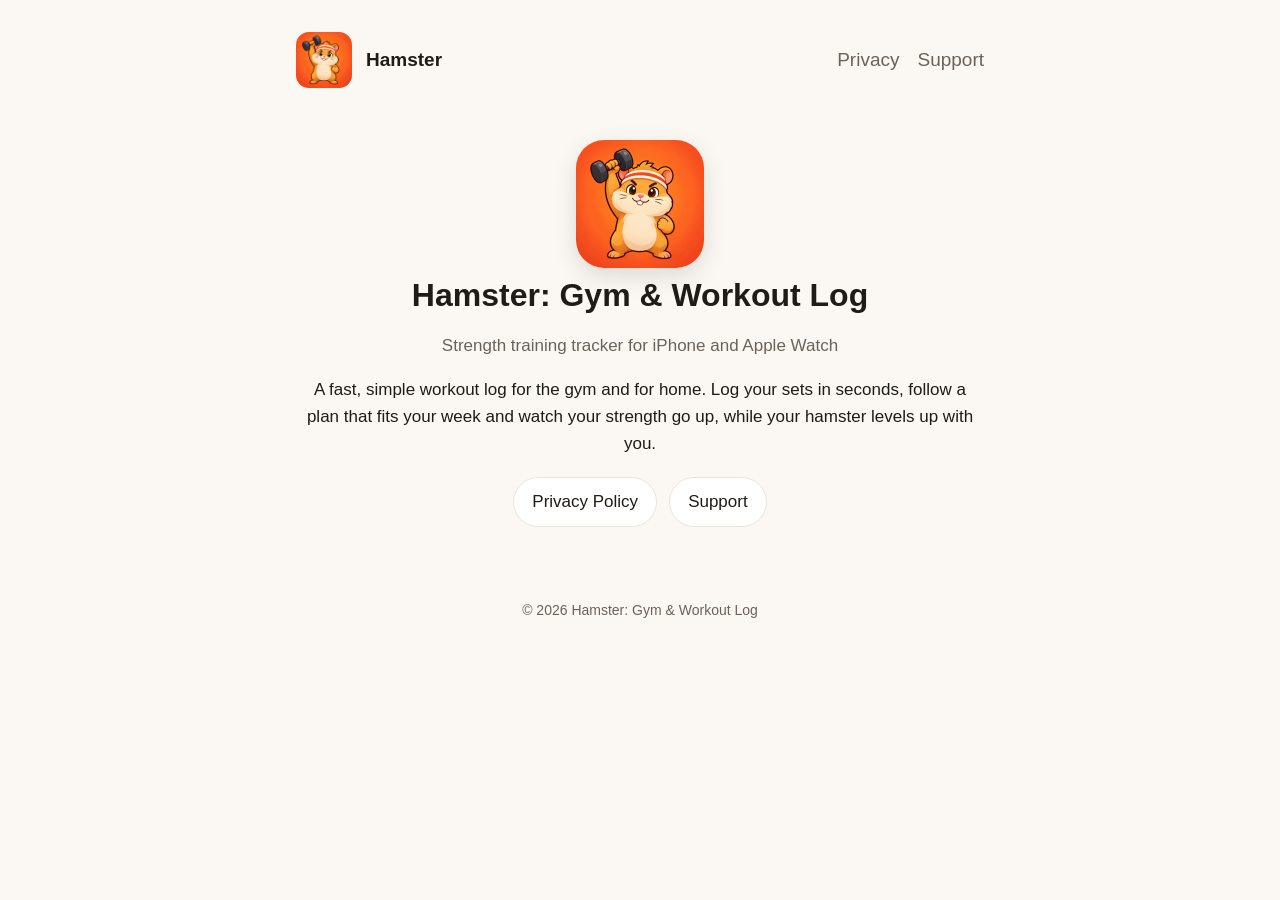
<file: index.html>
<!doctype html>
<html lang="en">
<head>
<meta charset="utf-8">
<meta name="viewport" content="width=device-width, initial-scale=1">
<title>Hamster: Gym & Workout Log</title>
<link rel="icon" href="./icon.png">
<link rel="apple-touch-icon" href="./apple-touch-icon.png">
<link rel="stylesheet" href="./style.css">
</head>
<body>
<main>
<header>
<img src="./icon.png" alt="">
<a href="./">Hamster</a>
<nav><a href="./privacy/">Privacy</a><a href="./support/">Support</a></nav>
</header>
<section class="hero">
<img src="icon.png" alt="Hamster app icon">
<h1>Hamster: Gym &amp; Workout Log</h1>
<p class="muted">Strength training tracker for iPhone and Apple Watch</p>
<p>A fast, simple workout log for the gym and for home. Log your sets in seconds, follow a plan that fits your week and watch your strength go up, while your hamster levels up with you.</p>
<div class="links"><a class="btn" href="privacy/">Privacy Policy</a><a class="btn" href="support/">Support</a></div>
</section>
<footer>© 2026 Hamster: Gym &amp; Workout Log</footer>
</main>
</body>
</html>
</file>
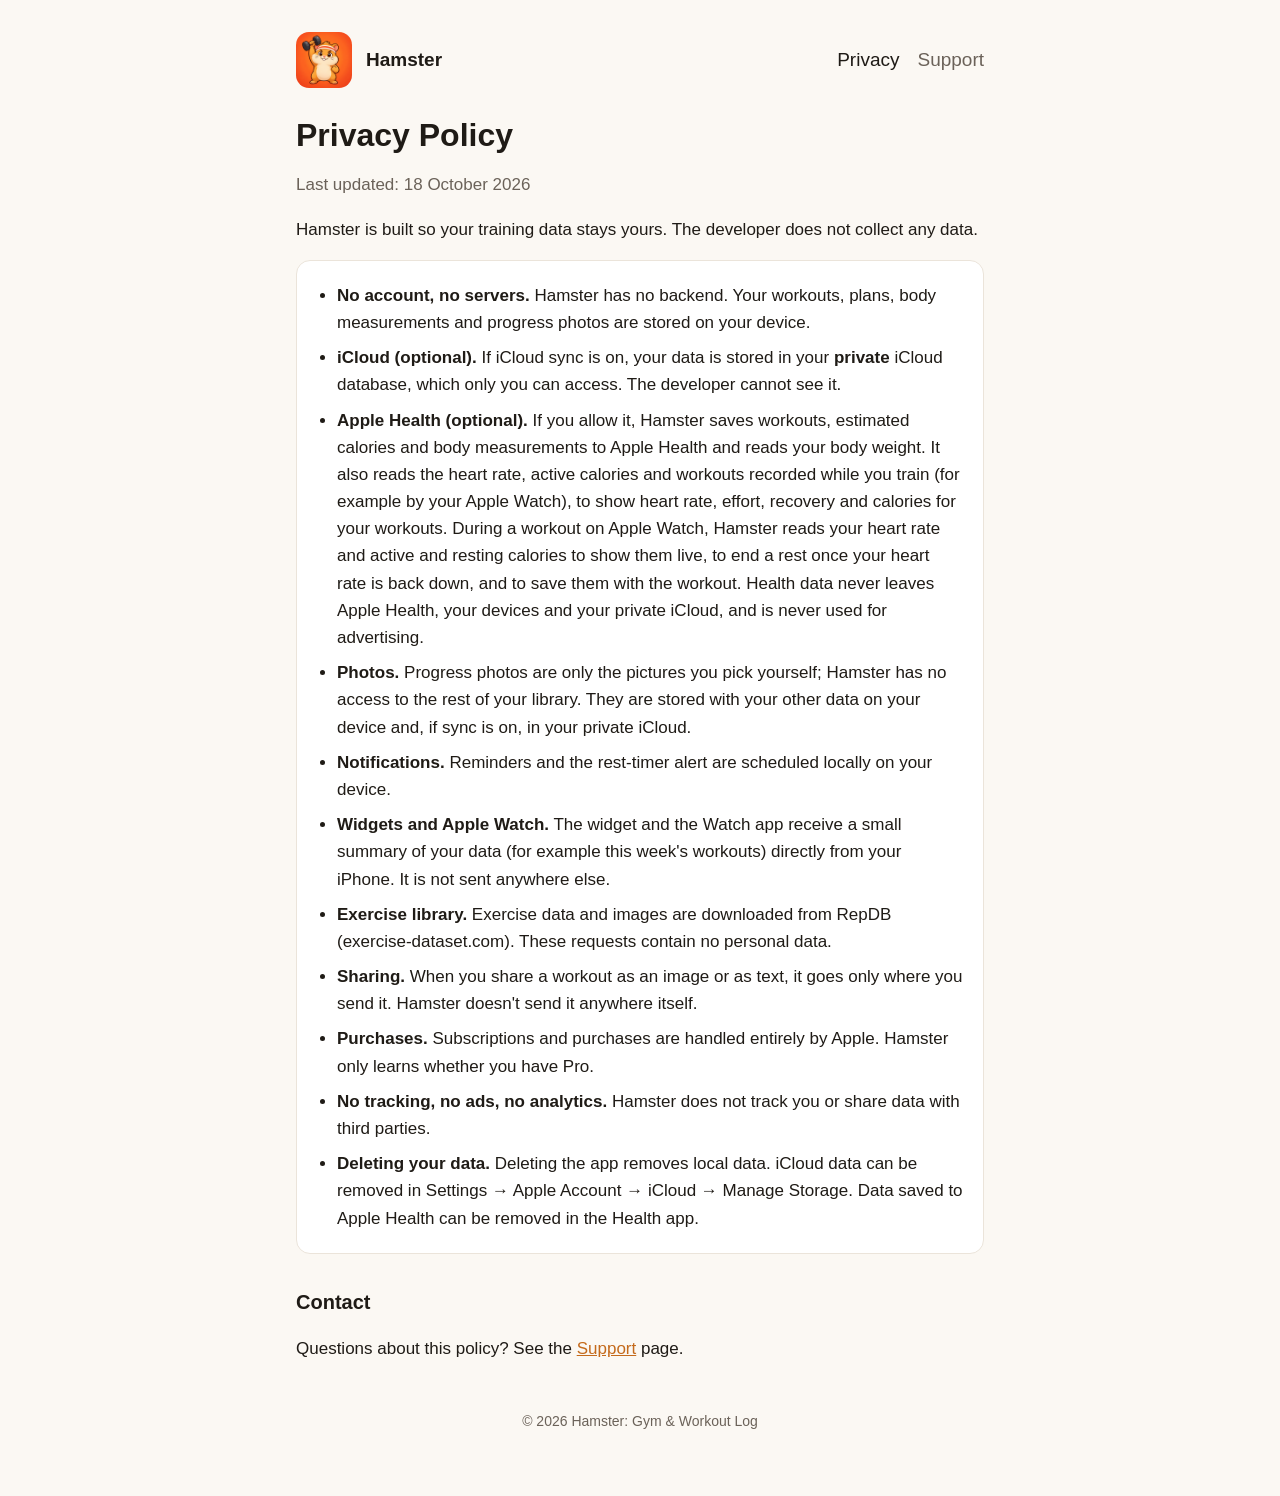
<file: privacy/index.html>
<!doctype html>
<html lang="en">
<head>
<meta charset="utf-8">
<meta name="viewport" content="width=device-width, initial-scale=1">
<title>Privacy Policy – Hamster</title>
<link rel="icon" href="../icon.png">
<link rel="apple-touch-icon" href="../apple-touch-icon.png">
<link rel="stylesheet" href="../style.css">
</head>
<body>
<main>
<header>
<img src="../icon.png" alt="">
<a href="../">Hamster</a>
<nav><a href="../privacy/" aria-current="page">Privacy</a><a href="../support/">Support</a></nav>
</header>
<h1>Privacy Policy</h1>
<p class="muted">Last updated: 18 October 2026</p>
<p>Hamster is built so your training data stays yours. The developer does not collect any data.</p>
<div class="card"><ul>
<li><strong>No account, no servers.</strong> Hamster has no backend. Your workouts, plans, body measurements and progress photos are stored on your device.</li>
<li><strong>iCloud (optional).</strong> If iCloud sync is on, your data is stored in your <strong>private</strong> iCloud database, which only you can access. The developer cannot see it.</li>
<li><strong>Apple Health (optional).</strong> If you allow it, Hamster saves workouts, estimated calories and body measurements to Apple Health and reads your body weight. It also reads the heart rate, active calories and workouts recorded while you train (for example by your Apple Watch), to show heart rate, effort, recovery and calories for your workouts. During a workout on Apple Watch, Hamster reads your heart rate and active and resting calories to show them live, to end a rest once your heart rate is back down, and to save them with the workout. Health data never leaves Apple Health, your devices and your private iCloud, and is never used for advertising.</li>
<li><strong>Photos.</strong> Progress photos are only the pictures you pick yourself; Hamster has no access to the rest of your library. They are stored with your other data on your device and, if sync is on, in your private iCloud.</li>
<li><strong>Notifications.</strong> Reminders and the rest-timer alert are scheduled locally on your device.</li>
<li><strong>Widgets and Apple Watch.</strong> The widget and the Watch app receive a small summary of your data (for example this week's workouts) directly from your iPhone. It is not sent anywhere else.</li>
<li><strong>Exercise library.</strong> Exercise data and images are downloaded from RepDB (exercise-dataset.com). These requests contain no personal data.</li>
<li><strong>Sharing.</strong> When you share a workout as an image or as text, it goes only where you send it. Hamster doesn't send it anywhere itself.</li>
<li><strong>Purchases.</strong> Subscriptions and purchases are handled entirely by Apple. Hamster only learns whether you have Pro.</li>
<li><strong>No tracking, no ads, no analytics.</strong> Hamster does not track you or share data with third parties.</li>
<li><strong>Deleting your data.</strong> Deleting the app removes local data. iCloud data can be removed in Settings → Apple Account → iCloud → Manage Storage. Data saved to Apple Health can be removed in the Health app.</li>
</ul></div>
<h2>Contact</h2>
<p>Questions about this policy? See the <a href="../support/">Support</a> page.</p>
<footer>© 2026 Hamster: Gym &amp; Workout Log</footer>
</main>
</body>
</html>
</file>
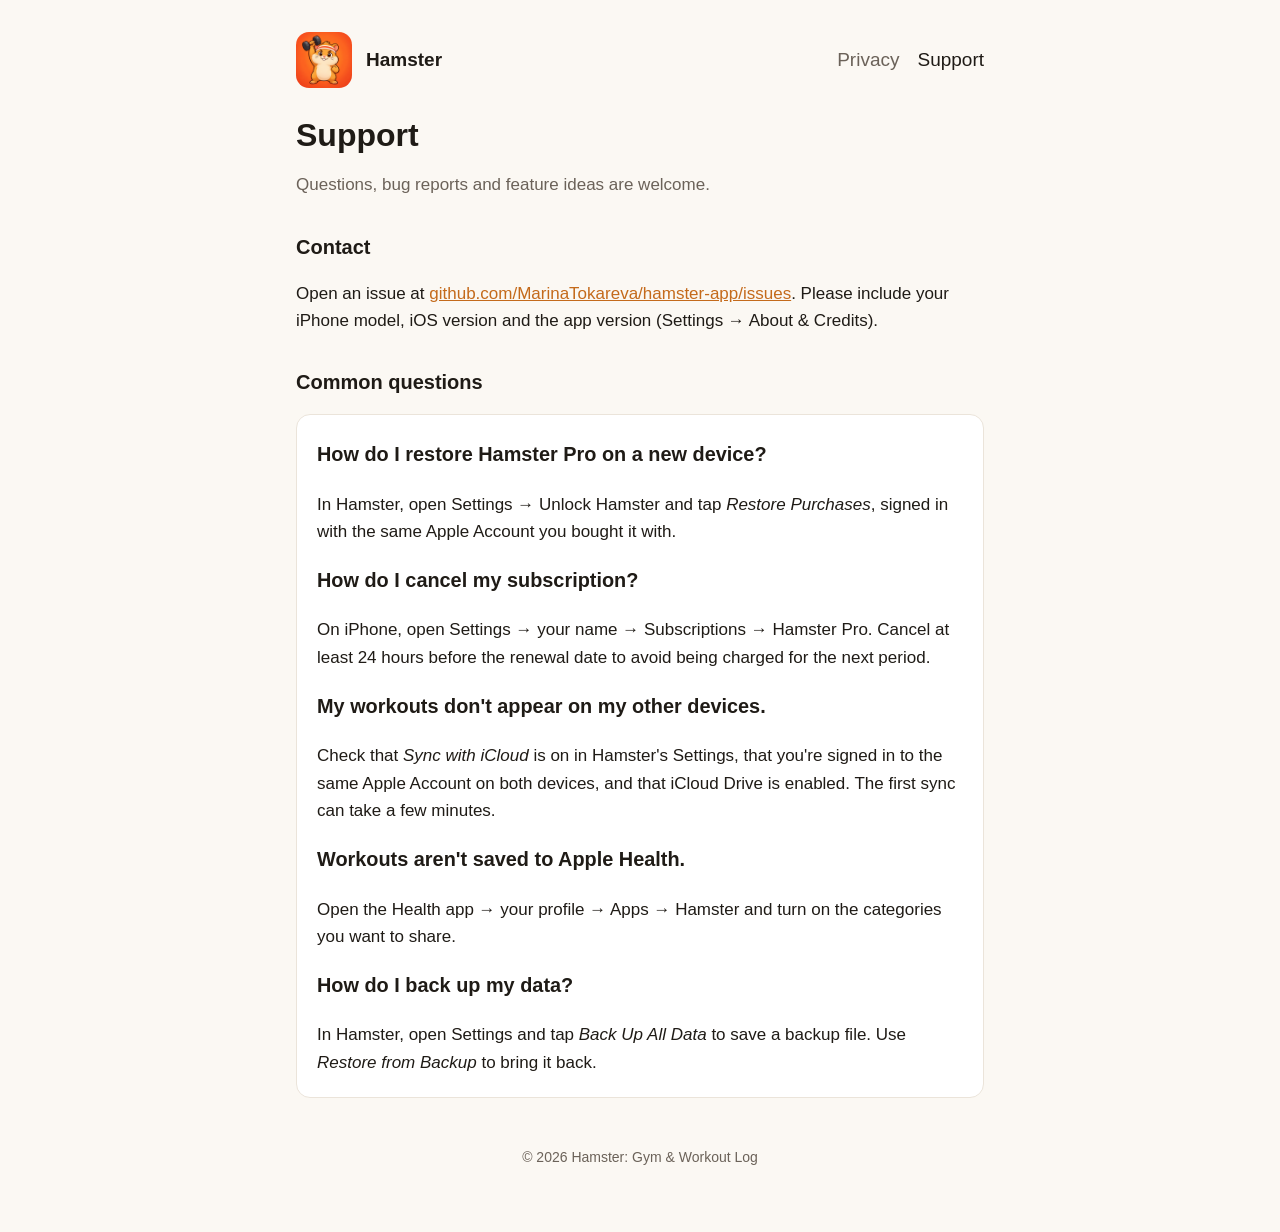
<file: support/index.html>
<!doctype html>
<html lang="en">
<head>
<meta charset="utf-8">
<meta name="viewport" content="width=device-width, initial-scale=1">
<title>Support – Hamster</title>
<link rel="icon" href="../icon.png">
<link rel="apple-touch-icon" href="../apple-touch-icon.png">
<link rel="stylesheet" href="../style.css">
</head>
<body>
<main>
<header>
<img src="../icon.png" alt="">
<a href="../">Hamster</a>
<nav><a href="../privacy/">Privacy</a><a href="../support/" aria-current="page">Support</a></nav>
</header>
<h1>Support</h1>
<p class="muted">Questions, bug reports and feature ideas are welcome.</p>
<h2>Contact</h2>
<p>Open an issue at <a href="https://github.com/MarinaTokareva/hamster-app/issues">github.com/MarinaTokareva/hamster-app/issues</a>. Please include your iPhone model, iOS version and the app version (Settings → About &amp; Credits).</p>
<h2>Common questions</h2>
<div class="card">
<h3>How do I restore Hamster Pro on a new device?</h3>
<p>In Hamster, open Settings → Unlock Hamster and tap <em>Restore Purchases</em>, signed in with the same Apple Account you bought it with.</p>
<h3>How do I cancel my subscription?</h3>
<p>On iPhone, open Settings → your name → Subscriptions → Hamster Pro. Cancel at least 24 hours before the renewal date to avoid being charged for the next period.</p>
<h3>My workouts don't appear on my other devices.</h3>
<p>Check that <em>Sync with iCloud</em> is on in Hamster's Settings, that you're signed in to the same Apple Account on both devices, and that iCloud Drive is enabled. The first sync can take a few minutes.</p>
<h3>Workouts aren't saved to Apple Health.</h3>
<p>Open the Health app → your profile → Apps → Hamster and turn on the categories you want to share.</p>
<h3>How do I back up my data?</h3>
<p>In Hamster, open Settings and tap <em>Back Up All Data</em> to save a backup file. Use <em>Restore from Backup</em> to bring it back.</p>
</div>
<footer>© 2026 Hamster: Gym &amp; Workout Log</footer>
</main>
</body>
</html>
</file>
<file: style.css>
:root{--bg:#fbf8f3;--card:#fff;--text:#1f1b16;--muted:#6b6259;--line:#ebe4da;--accent:#c46a1b}
@media (prefers-color-scheme:dark){:root{--bg:#141210;--card:#1e1b18;--text:#f2ede6;--muted:#a59b90;--line:#2f2a25;--accent:#f0a052}}
*{box-sizing:border-box}
body{margin:0;background:var(--bg);color:var(--text);font:17px/1.6 -apple-system,BlinkMacSystemFont,"Segoe UI",Roboto,sans-serif;-webkit-font-smoothing:antialiased}
main{max-width:720px;margin:0 auto;padding:32px 16px 64px}
header{display:flex;align-items:center;gap:14px;margin-bottom:28px}
header img{width:56px;height:56px;border-radius:13px}
header a{color:inherit;text-decoration:none;font-weight:600;font-size:19px}
nav{margin-left:auto;display:flex;gap:18px;font-size:15px}
nav a{font-weight:500;color:var(--muted)}
nav a[aria-current]{color:var(--text)}
h1{font-size:32px;line-height:1.2;margin:0 0 6px}
h2{font-size:20px;margin:32px 0 8px}
.muted{color:var(--muted)}
a{color:var(--accent)}
ul{padding-left:20px}
li{margin:8px 0}
.card{background:var(--card);border:1px solid var(--line);border-radius:14px;padding:4px 20px;margin:16px 0}
.hero{text-align:center;padding:24px 0}
.hero img{width:128px;height:128px;border-radius:28px;box-shadow:0 8px 24px rgba(0,0,0,.12)}
.links{display:flex;gap:12px;justify-content:center;flex-wrap:wrap;margin-top:20px}
.btn{display:inline-block;padding:10px 18px;border-radius:999px;border:1px solid var(--line);background:var(--card);color:var(--text);text-decoration:none;font-weight:500}
footer{margin-top:48px;font-size:14px;color:var(--muted);text-align:center}
@media (max-width:520px){header{flex-wrap:wrap}nav{margin-left:0;width:100%}h1{font-size:27px}}
</file>
